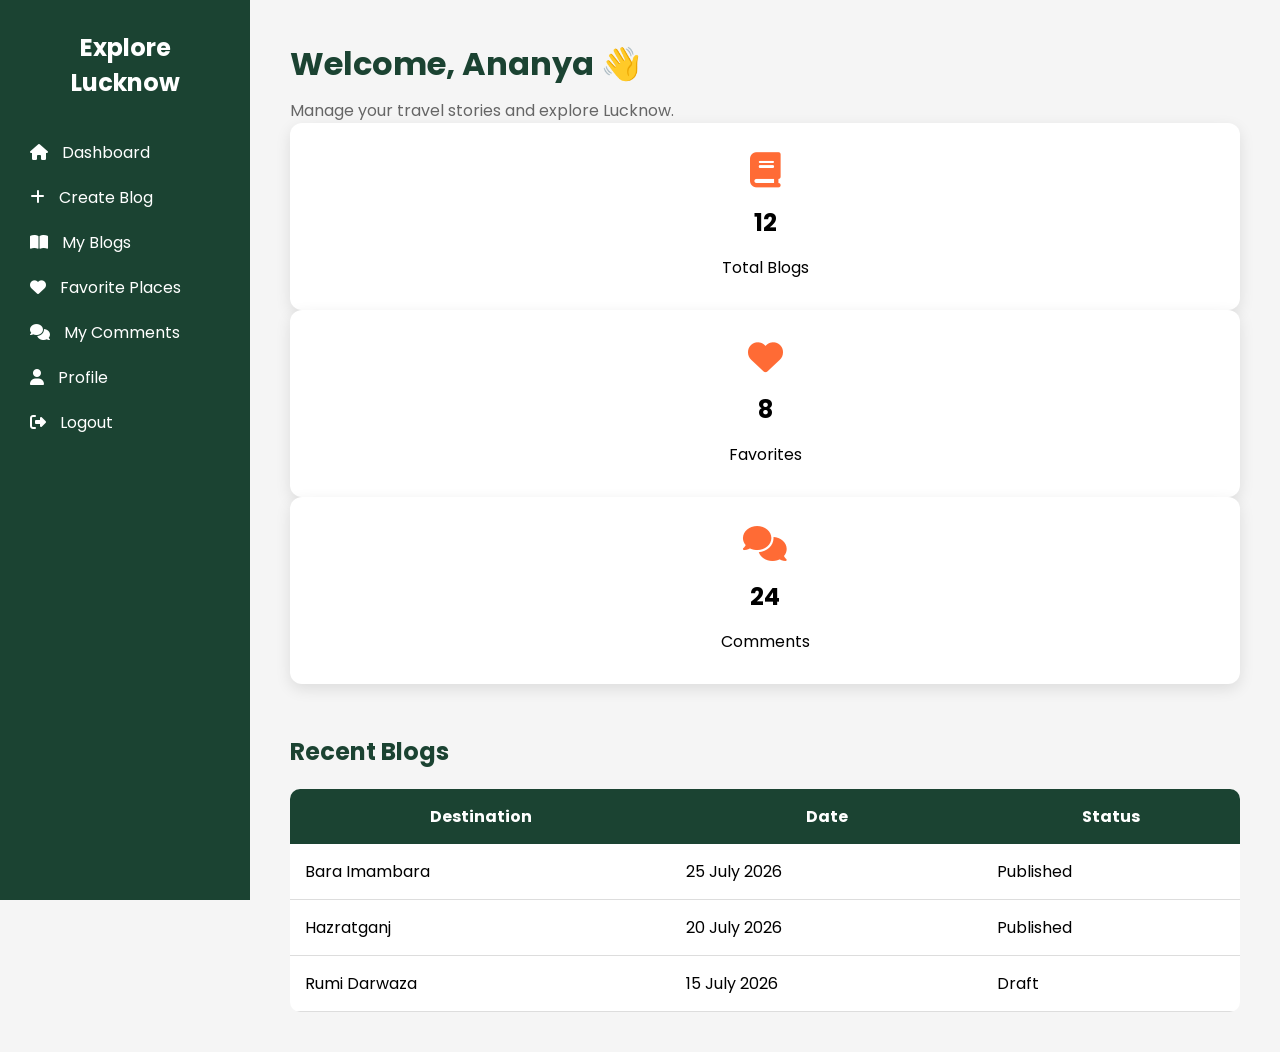
<file: dashboard.html>
<!DOCTYPE html>
<html lang="en">

<head>
    <meta charset="UTF-8">
    <meta name="viewport" content="width=device-width, initial-scale=1.0">
    <title>Dashboard | Explore Lucknow</title>

    <link rel="stylesheet" href="dashboard.css">

    <link rel="stylesheet"
    href="https://cdnjs.cloudflare.com/ajax/libs/font-awesome/6.7.2/css/all.min.css">

</head>

<body>

    <!-- Sidebar -->

    <aside class="sidebar">

        <h2>Explore Lucknow</h2>

        <ul>

            <li>
                <a href="dashboard.html">
                    <i class="fa-solid fa-house"></i>
                    Dashboard
                </a>
            </li>

            <li>
                <a href="create-blog.html">
                    <i class="fa-solid fa-plus"></i>
                    Create Blog
                </a>
            </li>

            <li>
                <a href="myblogs.html">
                    <i class="fa-solid fa-book-open"></i>
                    My Blogs
                </a>
            </li>

            <li>
                <a href="#">
                    <i class="fa-solid fa-heart"></i>
                    Favorite Places
                </a>
            </li>

            <li>
                <a href="#">
                    <i class="fa-solid fa-comments"></i>
                    My Comments
                </a>
            </li>

            <li>
                <a href="#">
                    <i class="fa-solid fa-user"></i>
                    Profile
                </a>
            </li>

            <li>
                <a href="index.html">
                    <i class="fa-solid fa-right-from-bracket"></i>
                    Logout
                </a>
            </li>

        </ul>

    </aside>

    <!-- Main Content -->

    <main class="main-content">

        <header>

            <h1>Welcome, Ananya 👋</h1>

            <p>Manage your travel stories and explore Lucknow.</p>

        </header>

        <!-- Statistics -->

        <section class="stats">

            <div class="card">

                <i class="fa-solid fa-book"></i>

                <h2>12</h2>

                <p>Total Blogs</p>

            </div>

            <div class="card">

                <i class="fa-solid fa-heart"></i>

                <h2>8</h2>

                <p>Favorites</p>

            </div>

            <div class="card">

                <i class="fa-solid fa-comments"></i>

                <h2>24</h2>

                <p>Comments</p>

            </div>

        </section>

        <!-- Recent Blogs -->

        <section class="recent">

            <h2>Recent Blogs</h2>

            <table>

                <tr>
                    <th>Destination</th>
                    <th>Date</th>
                    <th>Status</th>
                </tr>

                <tr>
                    <td>Bara Imambara</td>
                    <td>25 July 2026</td>
                    <td>Published</td>
                </tr>

                <tr>
                    <td>Hazratganj</td>
                    <td>20 July 2026</td>
                    <td>Published</td>
                </tr>

                <tr>
                    <td>Rumi Darwaza</td>
                    <td>15 July 2026</td>
                    <td>Draft</td>
                </tr>

            </table>

        </section>

    </main>

</body>

</html>
</file>
<file: dashboard.css>
@import url('https://fonts.googleapis.com/css2?family=Poppins:wght@300;400;500;600;700&display=swap');

*{
    margin:0;
    padding:0;
    box-sizing:border-box;
    font-family:'Poppins',sans-serif;
}

body{
    display:flex;
    background:#f5f5f5;
}

/* Sidebar */

.sidebar{
    width:250px;
    height:100vh;
    background:#1b4332;
    color:white;
    position:fixed;
    padding:30px;
}

.sidebar h2{
    text-align:center;
    margin-bottom:40px;
}

.sidebar ul{
    list-style:none;
}

.sidebar ul li{
    margin:20px 0;
}

.sidebar ul li a{
    color:white;
    text-decoration:none;
    display:block;
    transition:.3s;
}

.sidebar ul li a:hover{
    color:#ffb703;
}

.sidebar i{
    margin-right:10px;
}

/* Main */

.main-content{
    margin-left:250px;
    width:100%;
    padding:40px;
}

header h1{
    color:#1b4332;
}

header p{
    margin-top:10px;
    color:#666;
}

/* Cards */

.cards{
    display:grid;
    grid-template-columns:repeat(4,1fr);
    gap:20px;
    margin-top:40px;
}

.card{
    background:white;
    padding:30px;
    text-align:center;
    border-radius:12px;
    box-shadow:0 5px 15px rgba(0,0,0,.1);
}

.card i{
    font-size:35px;
    color:#ff6b35;
}

.card h2{
    margin:15px 0;
}

.card:hover{
    transform:translateY(-8px);
    transition:.3s;
}

/* Table */

.recent{
    margin-top:50px;
}

.recent h2{
    margin-bottom:20px;
    color:#1b4332;
}

table{
    width:100%;
    background:white;
    border-collapse:collapse;
    border-radius:10px;
    overflow:hidden;
}

th{
    background:#1b4332;
    color:white;
    padding:15px;
}

td{
    padding:15px;
    border-bottom:1px solid #ddd;
}

tr:hover{
    background:#f8f8f8;
}

@media(max-width:768px){

    .sidebar{
        display:none;
    }

    .main-content{
        margin-left:0;
    }

    .cards{
        grid-template-columns:1fr;
    }

}
</file>
